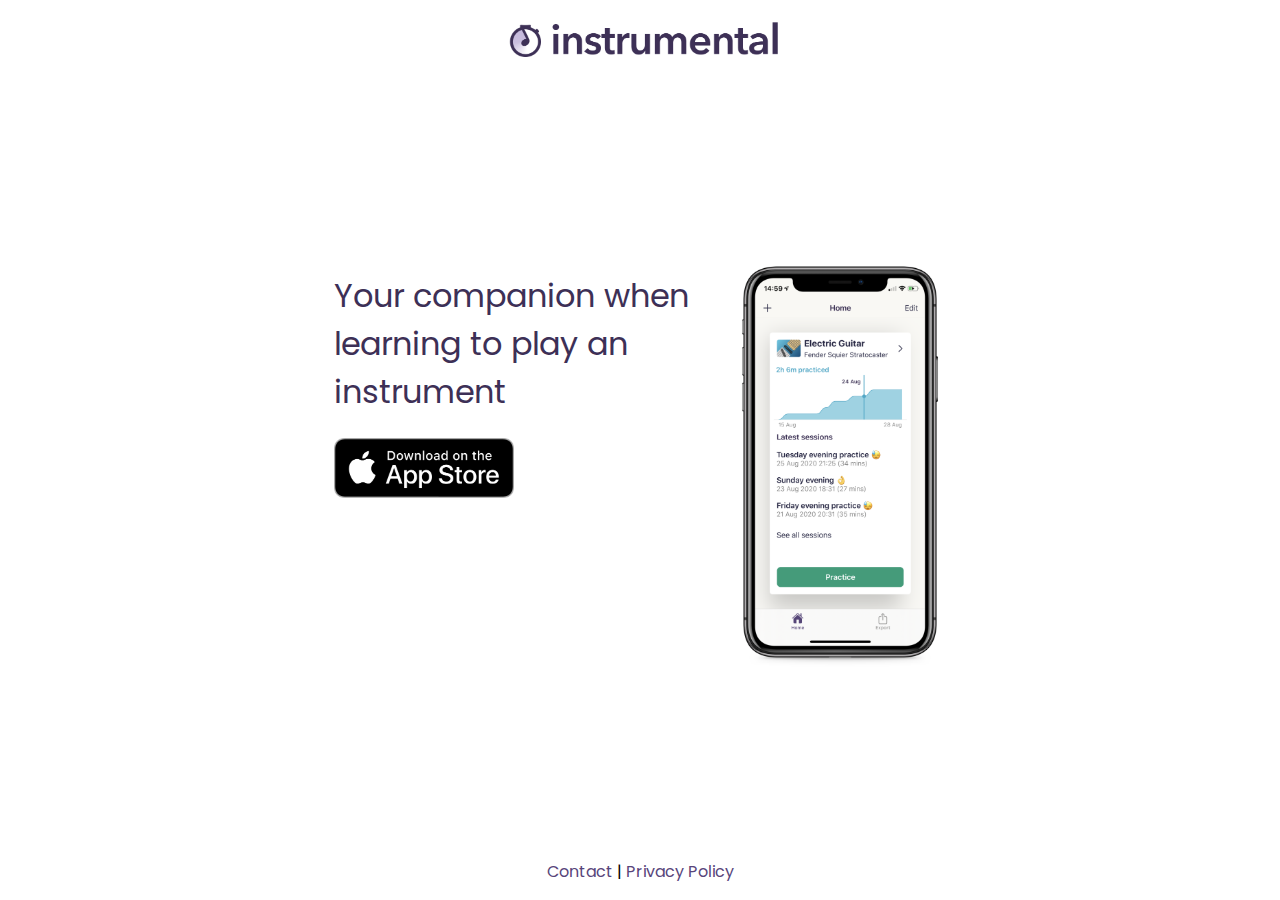
<file: instrumental/index.html>
<!DOCTYPE html>
<html lang="en">
<head>
  <meta charset="UTF-8">
  <meta name="viewport" content="width=device-width, initial-scale=1.0">
  <link rel="stylesheet" href="./index.css">
  <link href="https://fonts.googleapis.com/css2?family=Poppins:wght@400;600&display=swap" rel="stylesheet">
  <title>Instrumental App</title>
</head>
<body>
    <div class="container">
        <header class="header">
            <img src="../images/instrumental_logo_text@3x.png" alt="Instrumental logo" class="logo" />
        </header>
        <main class="content">
            <div class="content-text">
                <h1>Your companion when learning to play an instrument</h1>
                <a href="https://apps.apple.com/us/app/id1529438290" target="_blank" class="download-link"><img src="../images/app_store@3x.png" alt="Download on the app store" /></a>
            </div>
            <div class="content-image">
                <img src="../images/instrumental_app_image@3x.png" alt="Instrumental app image showing the home page" aria-label="Image showing the home page of the Instrumental app with an Electric guitar instrument selected">
            </div>
            
        </main>
        <footer class="footer">
            <a href="mailto:instrumentalmusicapp@gmail.com">
                Contact
            </a>
            |
            <a href="./privacy-policy.html">
                Privacy Policy
            </a>
        </footer>
    </div>
</body>
</html>
</file>
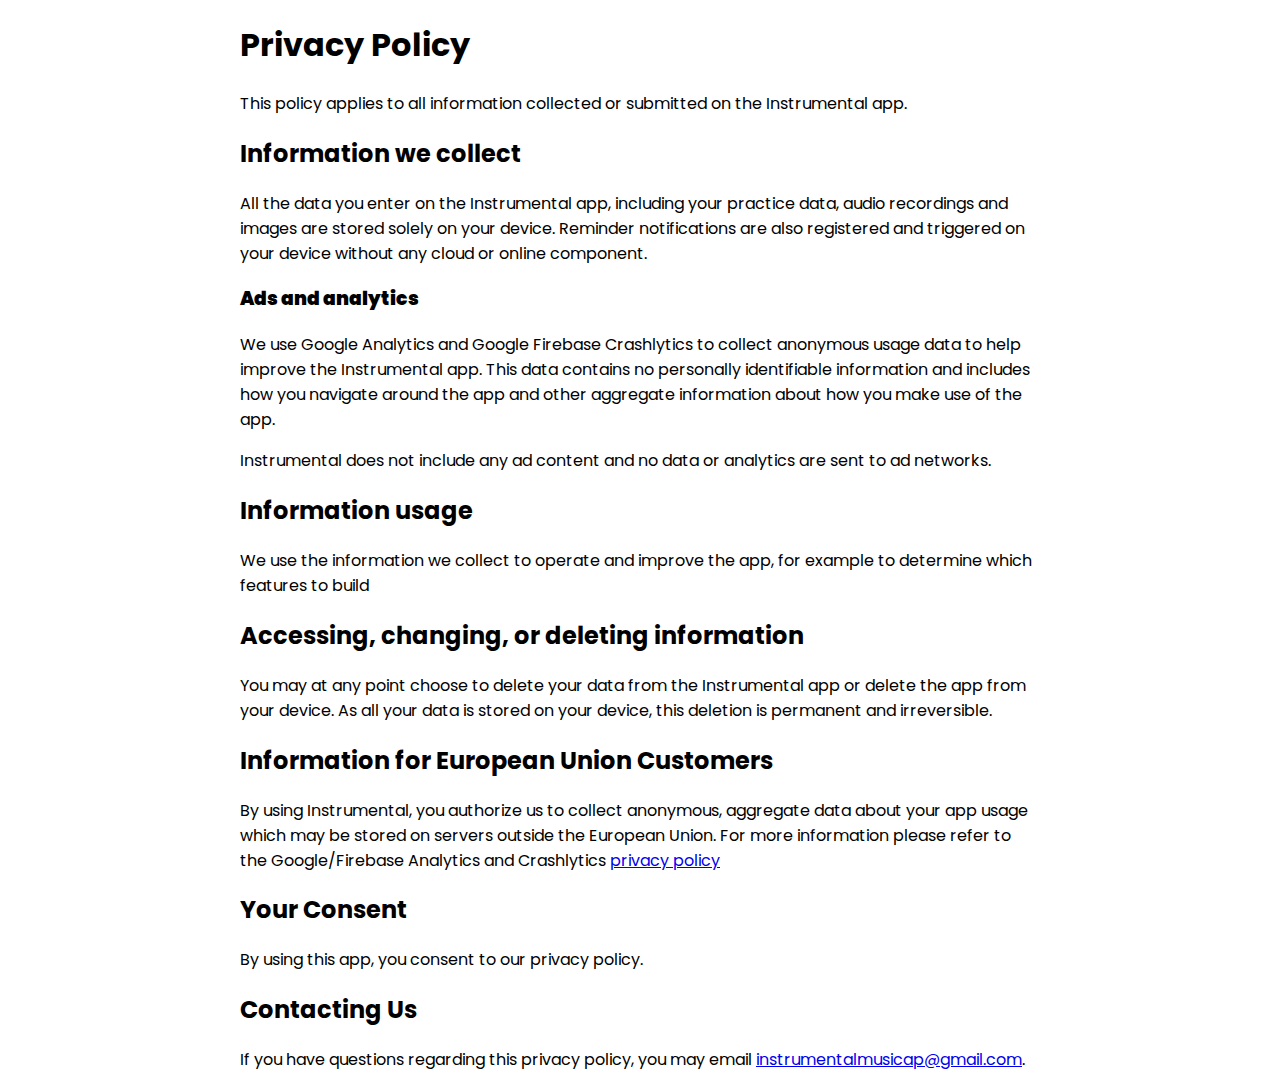
<file: instrumental/privacy-policy.html>
<!DOCTYPE html>
<html lang="en">
<head>
    <meta charset="UTF-8">
    <meta name="viewport" content="width=device-width, initial-scale=1.0">
    <link href="https://fonts.googleapis.com/css2?family=Poppins:wght@400;600&display=swap" rel="stylesheet">
    <link rel="stylesheet" href="./privacy-policy.css">
    <title>Privacy Policy</title>
</head>
<body>
    <main class="policy">
        <h1>Privacy Policy</h1>

<p>This policy applies to all information collected or submitted on the Instrumental app.</p>

<h2>Information we collect</h2>

<p>All the data you enter on the Instrumental app, including your practice data, audio recordings and images are stored solely on your device. Reminder notifications are also registered and triggered on your device without any cloud or online component. </p>

<h3><strong>Ads and analytics</strong></h3>

We use Google Analytics and Google Firebase Crashlytics to collect anonymous usage data to help improve the Instrumental app. This data contains no personally identifiable information and includes how you navigate around the app and other aggregate information about how you make use of the app.

<p>Instrumental does not include any ad content and no data or analytics are sent to ad networks.</p>

<h2>Information usage</h2>

<p>We use the information we collect to operate and improve the app, for example to determine which features to build</p>

<h2>Accessing, changing, or deleting information</h2>

<p>You may at any point choose to delete your data from the Instrumental app or delete the app from your device. 
    As all your data is stored on your device, this deletion is permanent and irreversible. </p>

<h2>Information for European Union Customers</h2>

<p>By using Instrumental, you authorize us to collect anonymous, aggregate data about your app usage which may be stored on servers outside the European Union. For more information please refer to the Google/Firebase Analytics and Crashlytics 
    <a href="https://firebase.google.com/support/privacy">privacy policy</a></p>

<h2>Your Consent</h2>

<p>By using this app, you consent to our privacy policy.</p>

<h2>Contacting Us</h2>

<p>If you have questions regarding this privacy policy, you may email <a href="mailto:instrumentalmusicapp@gmail.com">instrumentalmusicap@gmail.com</a>.</p>
    </main>
</body>
</html>
</file>
<file: instrumental/index.css>
html, body {
    margin: 0;
}

a {
    color: #58457B;
    text-decoration: none;
}

a:active, a:visited, a:focus, a:hover {
    color: #58457B;
    text-decoration: none;
}

a:hover {
    opacity: 0.7;
}

body {
    font-family: 'Poppins', sans-serif;
}

* {
    box-sizing: border-box;
}

.header {
    display: flex;
    width: 100%;
    padding: 1rem;
    flex-direction: row;
    justify-content: center;
}

.logo {
    width: 282px;
}

.container {
    display: flex;
    width: 100%;
    min-height: 100vh;
    flex-direction: column;
}

.content {
    display: flex;
    padding: 1rem;
    flex-grow: 1;
    flex-direction: row;
    align-items: center;
    justify-content: center;
}

.content-text {
    padding: 1rem;
    height: 450px;
    width: 100%;
    max-width: 400px;
    color: #3D3056;
}

.content-text h1 {
    font-weight: normal;
}

.download-link {

}

.download-link img {
    width: 180px;
}

.content-image {
    padding: 1rem;
    height: 450px;
}

.content-image img {
    height: 100%;
}

.footer {
    padding: 1rem;
    text-align: center;
}
</file>
<file: instrumental/privacy-policy.css>
.policy {
    width: 100%;
    max-width: 800px;
    margin: auto;
}

body {
    font-family: 'Poppins', sans-serif;
}
</file>
